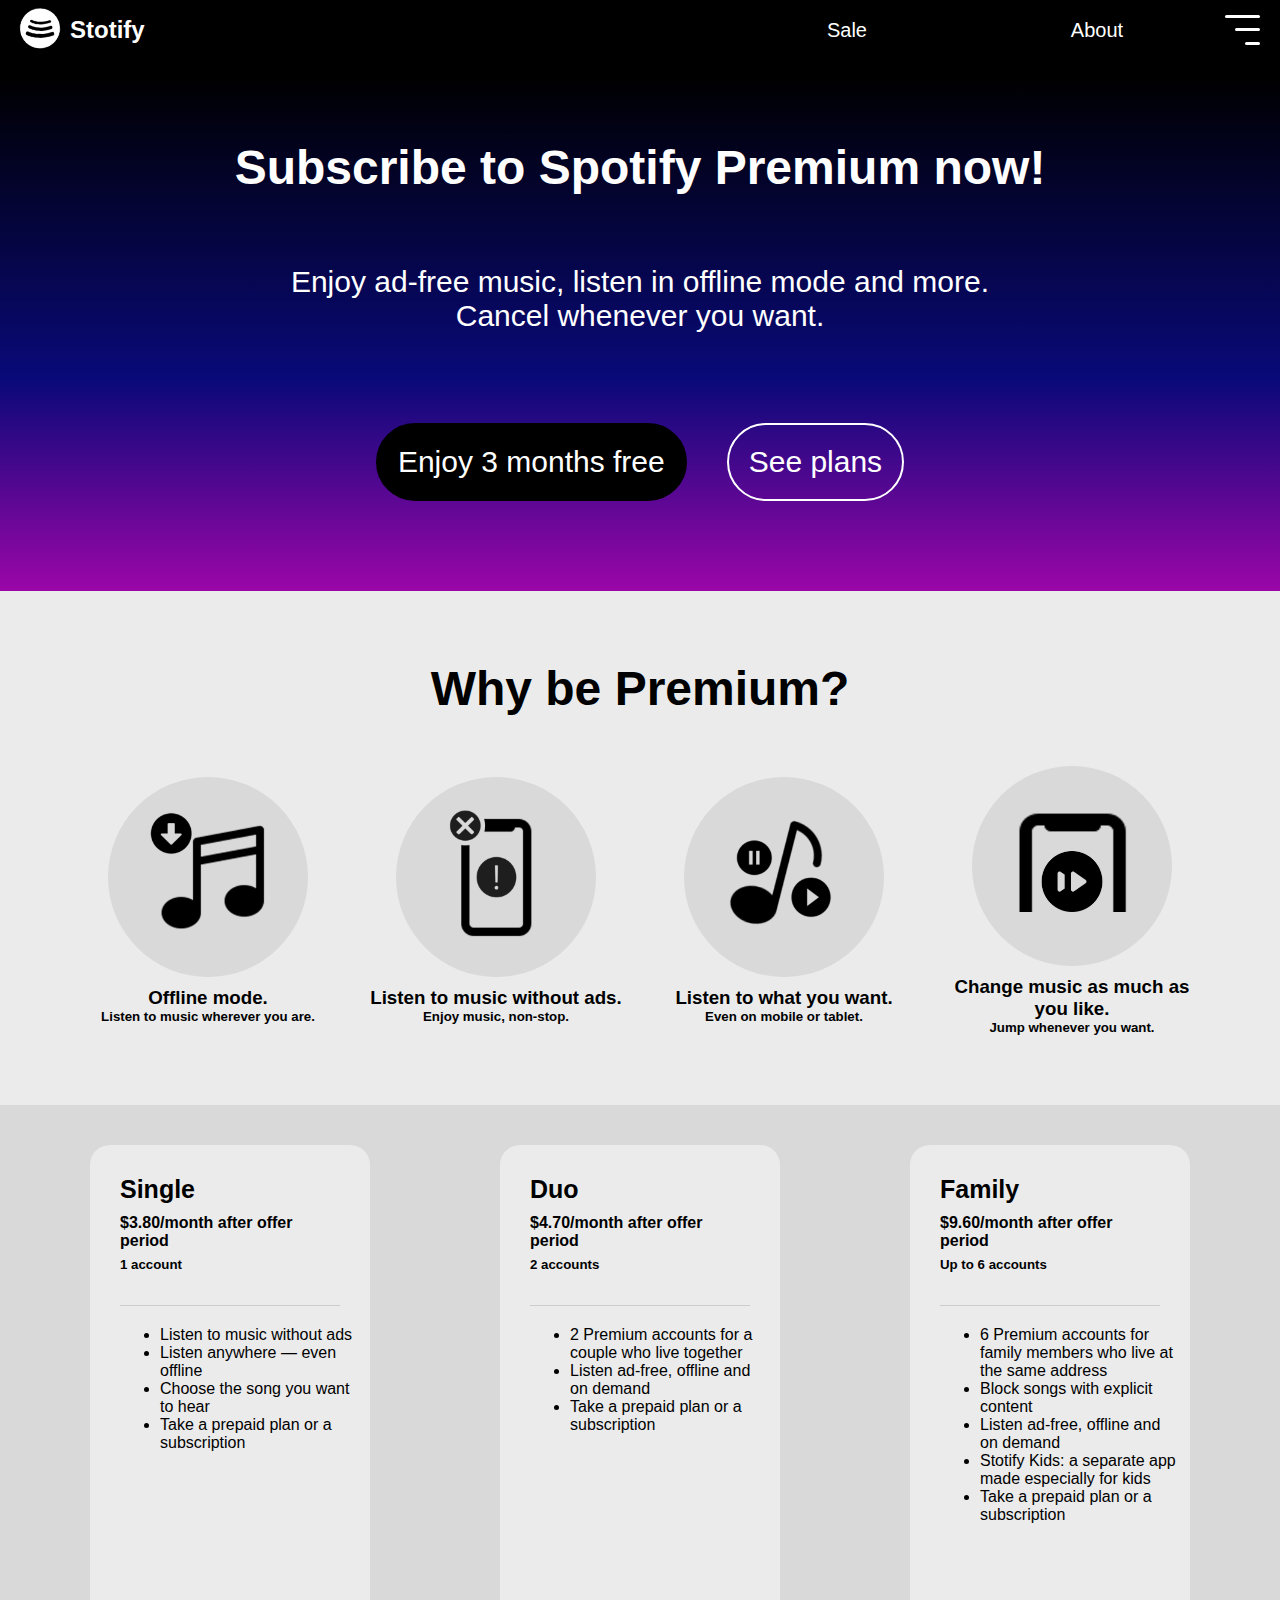
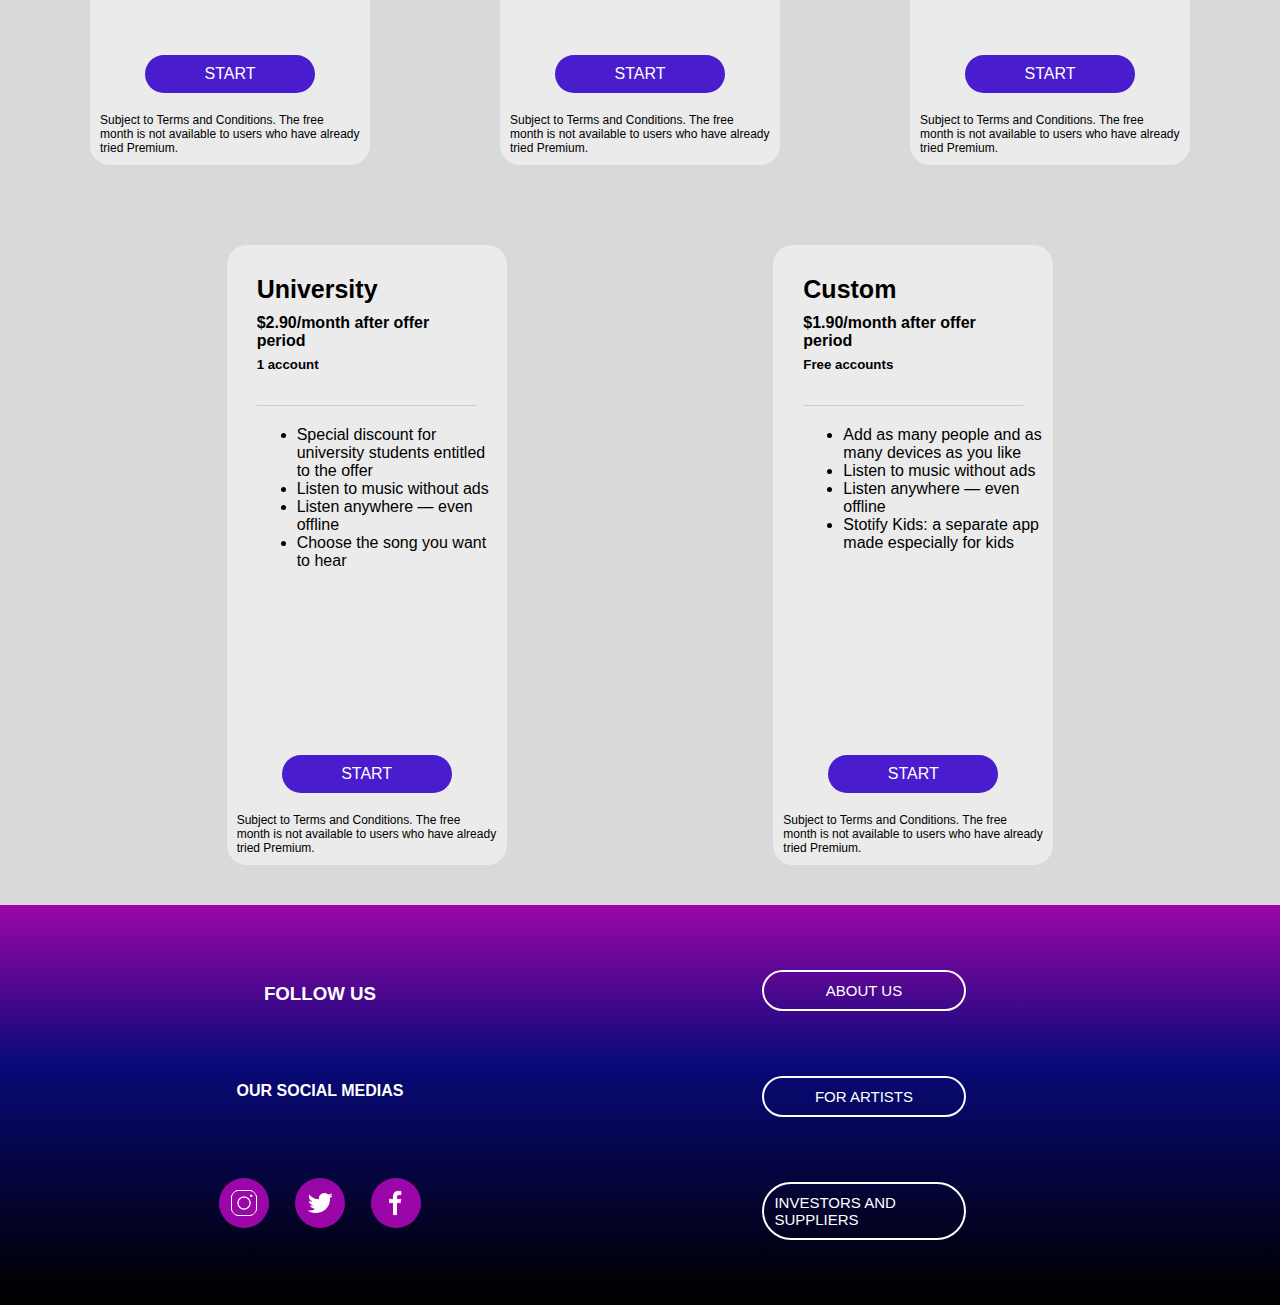
<file: HTML_SPOTIFY_responsivo/index.html>
<!DOCTYPE html>
<html lang="en">
<head>
    <meta charset="UTF-8">
    <meta http-equiv="X-UA-Compatible" content="IE=edge">
    <meta name="viewport" content="width=device-width, initial-scale=1.0">
    <title>Stotify</title>
    <link rel="stylesheet" href="style.css">
    <link rel="stylesheet" href="styleBarra.css">
</head>
<body>
    
    <div class ="barra">
        <div class="barraLogo">
            <a href="#start"><img src="images/spotifyb.png" alt=""></a>
            <h2 >Stotify</h2>
        </div>
        
        <div id="header">
            <ul>
                <li><a href="indexSale.html">Sale</a></li>
                <li><a href="indexAbout.html">About</a></li>
            </ul>
    
            <div id = "burger" >
                <div></div>
                <div></div>
                <div></div>   
            </div>

            
        </div>
        <div id = "menu-mobile">
            <div class = "barraLogo">
                <a href="index.html"></a>
                <img src="images/spotifyb.png" alt="">
                <h2>Stotify</h2>
            </div>
            <ul>
                <li><a href="indexSale.html">Sale</a></li>
                <li><a href="indexAbout.html">About</a></li>
            </ul>
        </div>
    </div>
    <div class ="container01"  id="start">
        <div class = "title">
            
            <h2>Subscribe to Spotify Premium now!</h2>
            <span>Enjoy ad-free music, listen in offline mode and more.
            Cancel whenever you want.</span>
    
            <div class = "links">
                <div class ="link01">
                    <a href="indexLogin.html">Enjoy 3 months free</a>
                </div>
    
                <div class = "link02">
                    <a href="#plans">See plans</a>
                </div>
            </div>
    
        </div>
    </div>
    <div class ="container02">
        <div class = "title2">
            <h2>Why be Premium?</h2>
        </div>
        <div class = "allballs">
            <div class = "minitext">
                <div class = "ball">
                    <div class = "img">
                        <img src="./images/logo11.png" alt="" srcset="">
                    </div>
                </div>
                <div class ="txt">
                    <h3>Offline mode.</h3>
                    <h5>Listen to music wherever you are.</h5>
                </div>
            </div>    

            <div class="minitext">
                <div class = "ball">
                    <div class = "img">
                        <img src="./images/logo22.png" alt="" srcset="">
                    </div>
                </div>
                <div class ="txt">
                    <h3>Listen to music without ads.</h3>
                    <h5>Enjoy music, non-stop.</h5>
                </div>
            </div>      

            <div class="minitext">
                <div class = "ball">
                    <div class = "img">
                        <img src="./images/logo33.png" alt="" srcset="">
                    </div>
                </div>
                <div class ="txt">
                    <h3>Listen to what you want.</h3>
                    <h5>Even on mobile or tablet.</h5>
                </div>
            </div>

            <div class="minitext">
                <div class = "ball">
                    <div class = "img">
                        <img src="./images/logo44.png" alt="" srcset="">
                    </div>
                </div>
        
                <div class ="txt">
                    <h3>Change music as much as you like.</h3>
                    <h5>Jump whenever you want.</h5>
                </div>
                
            </div>


        </div>
    </div>
    <div class = "container03" id="plans" >
        <div class = "allplans">
            <div class = "plans">
                <div class = tipo>
                    <div class = "categoria">
                        <h3>Single</h3>
                    </div>
                    <h4>$3.80/month after offer period</h4>
                    <h5>1 account</h5>
                </div>
            
                <ul>
                    <li>Listen to music without ads</li>
                    <li>Listen anywhere — even offline</li>
                    <li>Choose the song you want to hear</li>
                    <li>Take a prepaid plan or a subscription</li>
                </ul>
                <div class="rodape">
                    <div class = "start">
                        <a href="indexLogin.html">START</a>
                    </div>
                <div class = "infos">Subject to Terms and Conditions. The free month is not available to users who have already tried Premium.</div>
                </div>
            </div>
            <div class = "plans">
                <div class = tipo>
                    <h3>Duo</h3>
                    <h4>$4.70/month after offer period</h4>
                    <h5>2 accounts</h5>
                </div>
                <ul>
                    <li>2 Premium accounts for a couple who live together</li>
                    <li>Listen ad-free, offline and on demand</li>
                    <li>Take a prepaid plan or a subscription</li>
                </ul>
                <div class="rodape">
                    <div class = "start">
                        <a href="indexLogin.html">START</a>
                    </div>
                <div class = "infos">Subject to Terms and Conditions. The free month is not available to users who have already tried Premium.</div>
                </div>
            </div>
            <div class = "plans">
                <div class = tipo>
                    <h3>Family</h3>
                    <h4>$9.60/month after offer period</h4>
                    <h5>Up to 6 accounts</h5>
                </div>
            
                <ul>
                    <li>6 Premium accounts for family members who live at the same address</li>
                    <li>Block songs with explicit content</li>
                    <li>Listen ad-free, offline and on demand</li>
                    <li>Stotify Kids: a separate app made especially for kids</li>
                    <li>Take a prepaid plan or a subscription</li>
                </ul>
                <div class="rodape">
                <div class = "start">
                    <a href="indexLogin.html">START</a>
                </div>
                <div class = "infos">Subject to Terms and Conditions. The free month is not available to users who have already tried Premium.</div>
                </div>
            </div>
            <div class = "plans">
                <div class = tipo>
                    <h3>University</h3>
                    <h4>$2.90/month after offer period</h4>
                    <h5>1 account</h5>
                </div>
            
                <ul>
                    <li>Special discount for university students entitled to the offer</li>
                    <li>Listen to music without ads</li>
                    <li>Listen anywhere — even offline</li>
                    <li>Choose the song you want to hear</li>
                </ul>
                <div class="rodape">
                    <div class = "start">
                        <a href="indexLogin.html">START</a>
                    </div>
                    <div class = "infos">Subject to Terms and Conditions. The free month is not available to users who have already tried Premium.</div>
                </div>
            
            </div>
            <div class = "plans">
                <div class = tipo>
                    <h3>Custom</h3>
                    <h4>$1.90/month after offer period</h4>
                    <h5>Free accounts</h5>
                </div>
            
                <ul>
                    <li>Add as many people and as many devices as you like</li>
                    <li>Listen to music without ads</li>
                    <li>Listen anywhere — even offline</li>
                    <li>Stotify Kids: a separate app made especially for kids</li>
                </ul>
                <div class="rodape">
                    <div class = "start">
                        <a href="indexCustom.html">START</a>
                    </div>
                    <div class = "infos">Subject to Terms and Conditions. The free month is not available to users who have already tried Premium.</div>
                </div>
            
            </div>
        </div>
    </div>
    <div class = "container04">
        <div class = "infosEnd">
            <div class="container07">
                <h3>FOLLOW US</h3>
                <h4>OUR SOCIAL MEDIAS</h4>
                <div class ="link04">
                    <div class="insta"><a href="http://www.instagram.com/spotify/"><img src="images/icon-instagram.png" alt=""></a></div>
                    <div class="twitter"><a href="https://twitter.com/Spotify"><img src="images/icon-twitter.png" alt=""></a></div>
                    <div class="facebook"><a href="https://www.facebook.com/SpotifyBrasil/?brand_redir=6243987495"><img src="images/icon-facebook.png" alt=""></a></div>
                    </div>
            </div>
            <div class="container05">
                <div class ="link03">
                    <a href="indexAbout.html">ABOUT US</a>
                </div>
                <div class ="link03">
                    <a href="http://">FOR ARTISTS</a>
                </div>
                <div class ="link03">
                    <a href="http://">INVESTORS AND SUPPLIERS</a>
                </div>
            </div>            
            <div class = >
                <div class = "container08"><img src="images/maos.png" alt=""></div>
            </div>
        </div>
        
        
    </div>

    <script src="jsIndex.js"></script>
    <script src="jsScroll.js"></script>
</body>
</html>
</file>
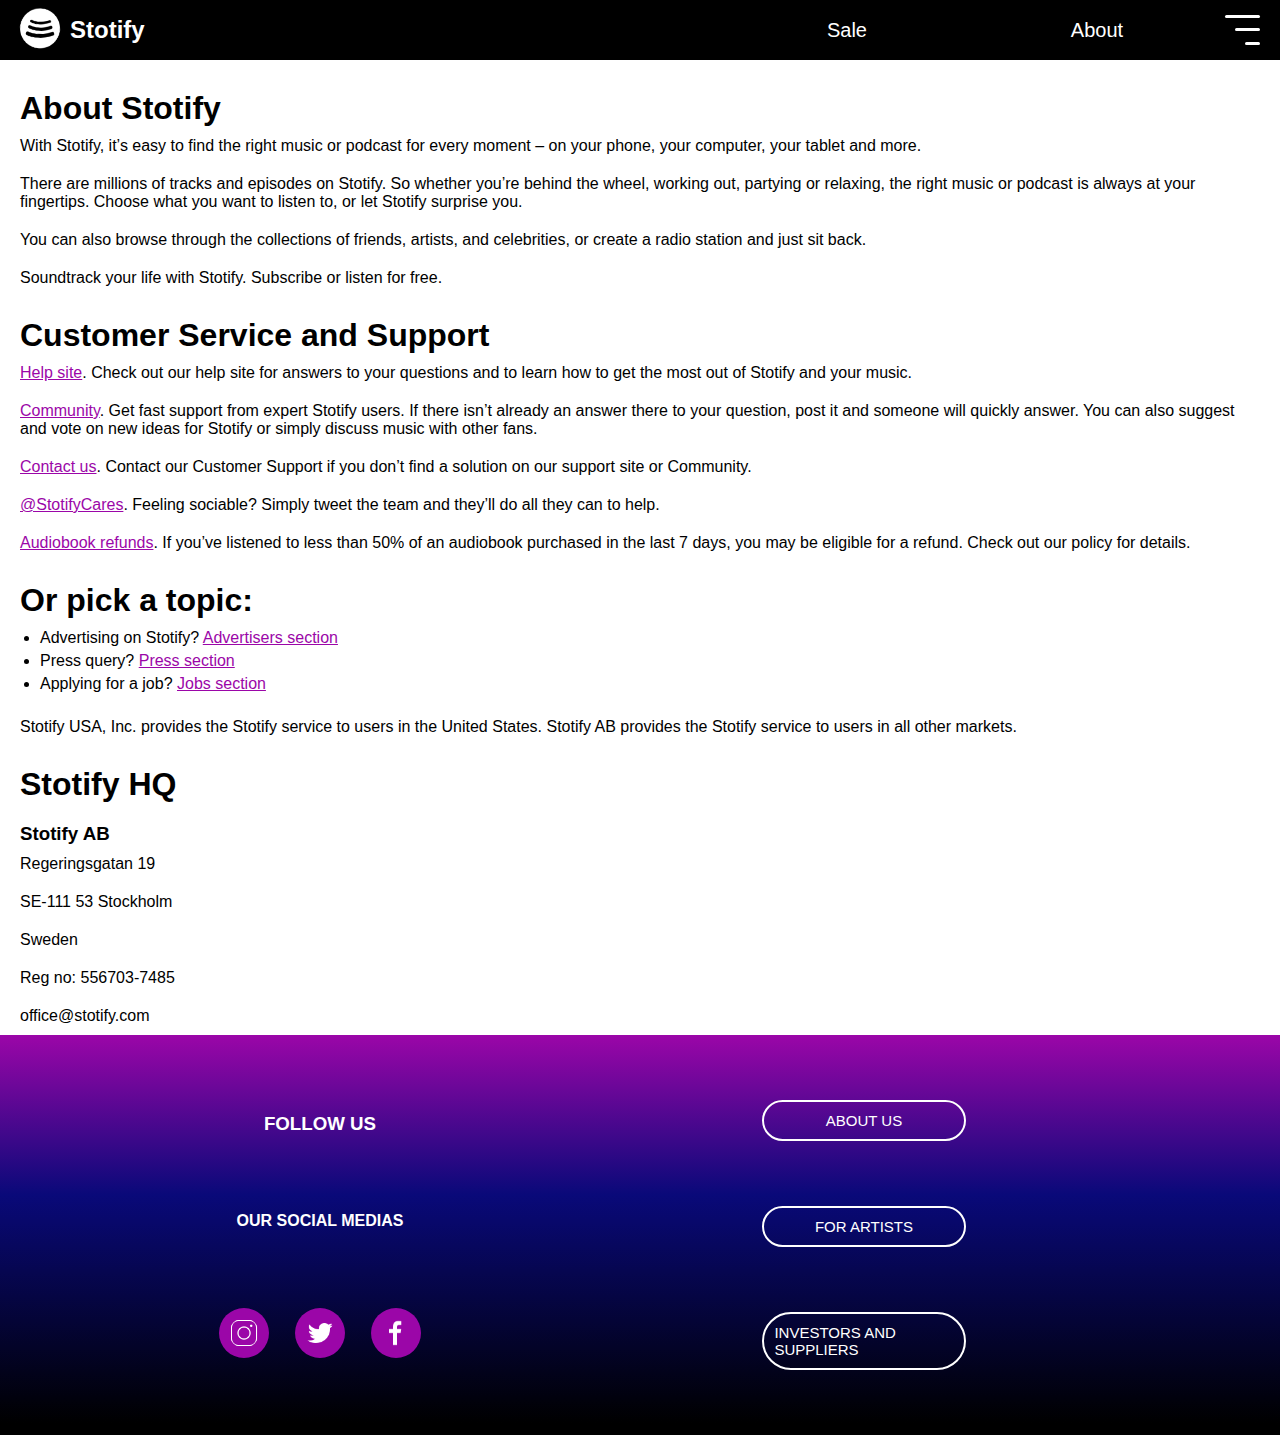
<file: HTML_SPOTIFY_responsivo/indexAbout.html>
<!DOCTYPE html>
<html lang="en">
<head>
    <meta charset="UTF-8">
    <meta http-equiv="X-UA-Compatible" content="IE=edge">
    <meta name="viewport" content="width=device-width, initial-scale=1.0">
    <title>Stotify About</title>
    <link rel="stylesheet" href="styleAbout.css">
    <link rel="stylesheet" href="styleBarra.css">
</head>
<body>
    <div class ="barra">
        <div class="barraLogo">
            <a href="index.html"><img src="images/spotifyb.png" alt=""></a>
            <h2 >Stotify</h2>
        </div>
        
        <div id="header">
            <ul>
                <li><a href="indexSale.html">Sale</a></li>
                <li><a href="indexAbout.html">About</a></li>
            </ul>
    
            <div id = "burger" >
                <div></div>
                <div></div>
                <div></div>   
            </div>

            
        </div>
        <div id = "menu-mobile">
            <div class = "barraLogo">
                <a href="index.html"></a>
                <img src="images/spotifyb.png" alt="">
                <h2>Stotify</h2>
            </div>
            <ul>
                <li><a href="indexSale.html">Sale</a></li>
                <li><a href="indexAbout.html">About</a></li>
            </ul>
        </div>
    </div>
    <div class="container01">
        <h1>About Stotify</h1>
        <div class="infos">
            <p>With Stotify, it’s easy to find the right music or podcast for every moment – on your phone, your computer, your tablet and more.</p>
            <p>There are millions of tracks and episodes on Stotify. So whether you’re behind the wheel, working out, partying or relaxing, the right music or podcast is always at your fingertips. Choose what you want to listen to, or let Stotify surprise you.</p>
            <p>You can also browse through the collections of friends, artists, and celebrities, or create a radio station and just sit back.</p>
            <p>Soundtrack your life with Stotify. Subscribe or listen for free.</p>           
        </div>
        <h1>Customer Service and Support</h1>
        <div class="infos">
            <p><a href="">Help site</a>. Check out our help site for answers to your questions and to learn how to get the most out of Stotify and your music.</p>
            <p><a href="">Community</a>. Get fast support from expert Stotify users. If there isn’t already an answer there to your question, post it and someone will quickly answer. You can also suggest and vote on new ideas for Stotify or simply discuss music with other fans.</p>
            <p><a href="">Contact us</a>. Contact our Customer Support if you don’t find a solution on our support site or Community.</p>
            <p><a href="">@StotifyCares</a>. Feeling sociable? Simply tweet the team and they’ll do all they can to help.</p>
            <p><a href="">Audiobook refunds</a>. If you’ve listened to less than 50% of an audiobook purchased in the last 7 days, you may be eligible for a refund. Check out our policy for details.</p>
        </div>
        <h1>Or pick a topic:</h1>
        <ul>
            <li>Advertising on Stotify? <a href="">Advertisers section</a></li>
            <li>Press query? <a href="">Press section</a></li>
            <li>Applying for a job? <a href="">Jobs section</a></li>
        </ul>
        <p>Stotify USA, Inc. provides the Stotify service to users in the United States. Stotify AB provides the Stotify service to users in all other markets.</p>
        <h1>Stotify HQ</h1>
        <h3>Stotify AB</h3>
        <p>Regeringsgatan 19</p>
        <p>SE-111 53 Stockholm</p>
        <p>Sweden</p>
        <p>Reg no: 556703-7485</p>
        <p>office@stotify.com</p>
    </div>
    <div class = "container04">
        <div class = "infosEnd">
            <div class="container07">
                <h3>FOLLOW US</h3>
                <h4>OUR SOCIAL MEDIAS</h4>
                <div class ="link04">
                    <div class="insta"><a href="http://www.instagram.com/spotify/"><img src="images/icon-instagram.png" alt=""></a></div>
                    <div class="twitter"><a href="https://twitter.com/Spotify"><img src="images/icon-twitter.png" alt=""></a></div>
                    <div class="facebook"><a href="https://www.facebook.com/SpotifyBrasil/?brand_redir=6243987495"><img src="images/icon-facebook.png" alt=""></a></div>
                    </div>
            </div>
            <div class="container05">
                <div class ="link03">
                    <a href="indexAbout.html">ABOUT US</a>
                </div>
                <div class ="link03">
                    <a href="http://">FOR ARTISTS</a>
                </div>
                <div class ="link03">
                    <a href="http://">INVESTORS AND SUPPLIERS</a>
                </div>
            </div>            
            <div class = >
                <div class = "container08"><img src="images/maos.png" alt=""></div>
            </div>
        </div>
        
        
    </div>
    <script src="jsIndex.js"></script>
</body>
</html>
</file>
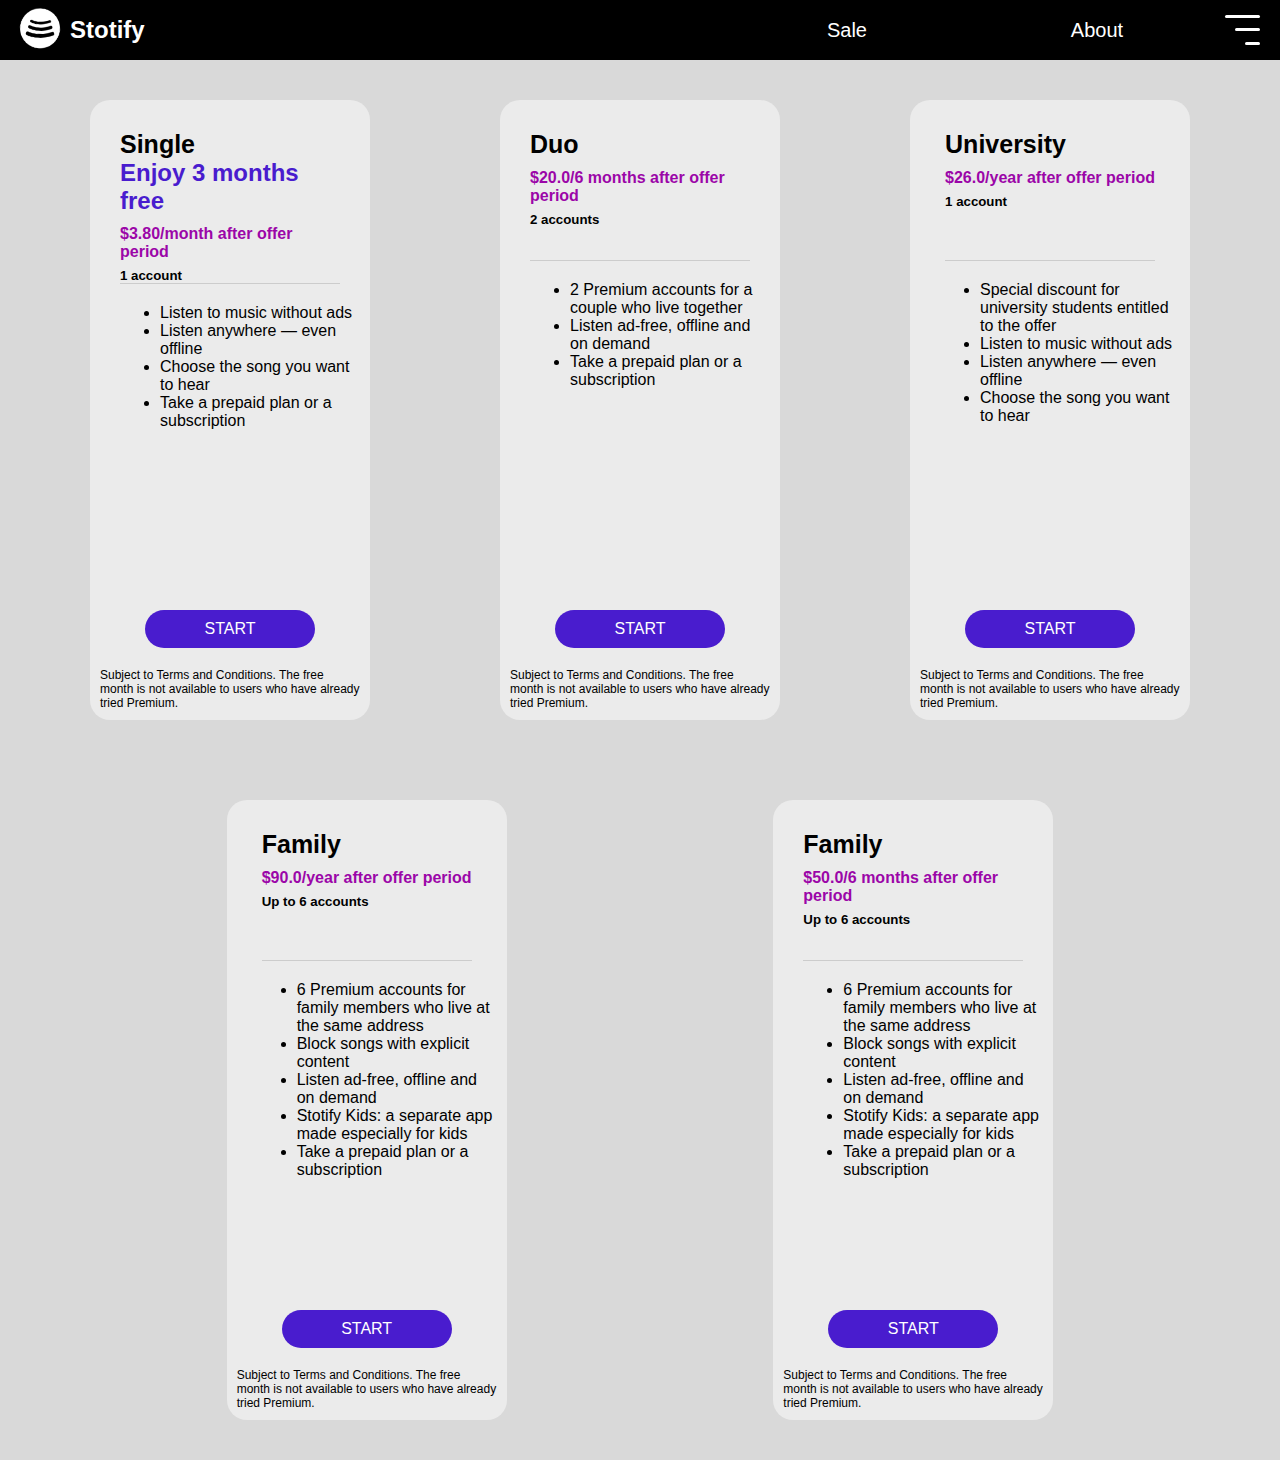
<file: HTML_SPOTIFY_responsivo/indexSale.html>
<!DOCTYPE html>
<html lang="en">
<head>
    <meta charset="UTF-8">
    <meta http-equiv="X-UA-Compatible" content="IE=edge">
    <meta name="viewport" content="width=device-width, initial-scale=1.0">
    <title>>Stotify Sale</title>
    <link rel="stylesheet" href="styleSale.css">
    <link rel="stylesheet" href="styleBarra.css">
</head>
<body>
    <div class ="barra">
        <div class="barraLogo">
            <a href="index.html"><img src="images/spotifyb.png" alt=""></a>
            <h2 >Stotify</h2>
        </div>
        
        <div id="header">
            <ul>
                <li><a href="indexSale.html">Sale</a></li>
                <li><a href="indexAbout.html">About</a></li>
            </ul>
    
            <div id = "burger" >
                <div></div>
                <div></div>
                <div></div>   
            </div>

            
        </div>
        <div id = "menu-mobile">
            <div class = "barraLogo">
                <a href="index.html"></a>
                <img src="images/spotifyb.png" alt="">
                <h2>Stotify</h2>
            </div>
            <ul>
                <li><a href="indexSale.html">Sale</a></li>
                <li><a href="indexAbout.html">About</a></li>
            </ul>
        </div>
    </div>
    <div class = "container03" id="plans" >
        <div class = "allplans">
            <div class = "plans">
                <div class = tipo>
                    <div class = "categoria">
                        <h3>Single</h3><h2>Enjoy 3 months free</h2>
                    </div>
                    <h4>$3.80/month after offer period</h4>
                    <h5>1 account</h5>
                </div>
            
                <ul>
                    <li>Listen to music without ads</li>
                    <li>Listen anywhere — even offline</li>
                    <li>Choose the song you want to hear</li>
                    <li>Take a prepaid plan or a subscription</li>
                </ul>
                <div class="rodape">
                    <div class = "start">
                        <a href="indexLogin.html">START</a>
                    </div>
                <div class = "infos">Subject to Terms and Conditions. The free month is not available to users who have already tried Premium.</div>
                </div>
            </div>
            <div class = "plans">
                <div class = tipo>
                    <h3>Duo</h3>
                    <h4>$20.0/6 months after offer period</h4>
                    <h5>2 accounts</h5>
                </div>
                <ul>
                    <li>2 Premium accounts for a couple who live together</li>
                    <li>Listen ad-free, offline and on demand</li>
                    <li>Take a prepaid plan or a subscription</li>
                </ul>
                <div class="rodape">
                    <div class = "start">
                        <a href="indexLogin.html">START</a>
                    </div>
                <div class = "infos">Subject to Terms and Conditions. The free month is not available to users who have already tried Premium.</div>
                </div>
            </div>
            <div class = "plans">
                <div class = tipo>
                    <h3>University</h3>
                    <h4>$26.0/year after offer period</h4>
                    <h5>1 account</h5>
                </div>
            
                <ul>
                    <li>Special discount for university students entitled to the offer</li>
                    <li>Listen to music without ads</li>
                    <li>Listen anywhere — even offline</li>
                    <li>Choose the song you want to hear</li>
                </ul>
                <div class="rodape">
                    <div class = "start">
                        <a href="indexLogin.html">START</a>
                    </div>
                    <div class = "infos">Subject to Terms and Conditions. The free month is not available to users who have already tried Premium.</div>
                </div>
            
            </div>
            <div class = "plans">
                <div class = tipo>
                    <h3>Family</h3>
                    <h4>$90.0/year after offer period</h4>
                    <h5>Up to 6 accounts</h5>
                </div>
            
                <ul>
                    <li>6 Premium accounts for family members who live at the same address</li>
                    <li>Block songs with explicit content</li>
                    <li>Listen ad-free, offline and on demand</li>
                    <li>Stotify Kids: a separate app made especially for kids</li>
                    <li>Take a prepaid plan or a subscription</li>
                </ul>
                <div class="rodape">
                <div class = "start">
                    <a href="indexLogin.html">START</a>
                </div>
                <div class = "infos">Subject to Terms and Conditions. The free month is not available to users who have already tried Premium.</div>
                </div>
            </div>
            <div class = "plans">
                <div class = tipo>
                    <h3>Family</h3>
                    <h4>$50.0/6 months after offer period</h4>
                    <h5>Up to 6 accounts</h5>
                </div>
            
                <ul>
                    <li>6 Premium accounts for family members who live at the same address</li>
                    <li>Block songs with explicit content</li>
                    <li>Listen ad-free, offline and on demand</li>
                    <li>Stotify Kids: a separate app made especially for kids</li>
                    <li>Take a prepaid plan or a subscription</li>
                </ul>
                <div class="rodape">
                <div class = "start">
                    <a href="indexLogin.html">START</a>
                </div>
                <div class = "infos">Subject to Terms and Conditions. The free month is not available to users who have already tried Premium.</div>
                </div>
            </div>
        </div>
    </div>
    <script src="jsIndex.js"></script>
</body>
</html>
</file>
<file: HTML_SPOTIFY_responsivo/style.css>
*{
    margin: 0;
    padding: 0;
    font-family: Arial;
}

@media screen and (min-width:501px) {

    .container01{
        margin-top: 60px;
        min-height: 300px;
        display: flex;
        background: linear-gradient(180deg, #000 3%,  rgba(9,9,121,1) 60%, rgba(155,6,168,1) 100%);  
        justify-content: space-between;
        padding: 70px;
        flex-direction: column;
    }
    .title{
        color: white;
        font-size: xx-large;
        text-align: center;
        display: flex;
        flex-direction: column;
        padding-top: 10px;
        width: 100%;
        align-items: center;
    }
    .title span{
        font-size: 30px;
        padding: 60px;
        width: 700px;
        margin: 10px;
    }
    .links{
        display: flex;
        justify-content: space-between;
    }
    .link01{
        font-size: 30px;
        border: solid 2px #000;
        background-color: #000;
        border-radius: 1000px;
        padding: 20px;
        width: auto;
        margin: 20px;
    }
    .link01 a{
        color: #FFF;
        text-decoration: none;
    }
    .link02{
        font-size: 30px;
        border: solid 2px #FFF;
        border-radius: 1000px;
        padding: 20px;
        width: auto;
        margin: 20px;
    }
    .link02 a{
        color: #FFF;
        text-decoration: none;
    }
    .container02{
        background-color: #ebebeb;
        min-height: 500px;

    }
    .title2{
        color: #000;
        font-size: xx-large;
        text-align: center;
        display: flex;
        flex-direction: column;
        padding-top: 70px;
    }
    .allballs{
        padding: 50px;
        align-items: center;
        justify-items: center;
        display: flex;
        justify-content: space-evenly;
        flex-wrap: wrap;
    }
    .ball{
        background-color: #D9D9D9;
        border-radius: 100%;
        width: 200px;
        height: 200px;
        display: flex;
        align-items: center;
        justify-content: center;
    }
    .img{
        display: flex;
        align-items: center;
        padding-bottom: 10px;
    }
    .img img{
        width: 120px;
    }
    .minitext{
        display: flex;
        text-align: center;
        width: 260px;
        flex-direction: column;
        align-items: center;
    }
    .txt{
        padding-top: 10px;
        padding-bottom: 20px;
    }
    .container03{
        background-color: #D9D9D9;
        min-height: 700px;
        
    }
    .plans{
        margin: 40px;
        background-color: #ebebeb;
        border-radius: 20px;
        height: 600px;
        width: 260px;
        padding: 10px;
        display: flex;
        flex-direction: column;
        align-items: center;
        justify-content: space-between;
    }
    .allplans{
        display: flex;
        justify-content: space-evenly;
        flex-wrap: wrap;
    }
    .tipo{
        margin: 20px;
        min-height: 130px;
        border-bottom: 1px solid rgb(204, 204, 204);;
    }
    .tipo h3{
        color: #000;
        font-size: 25px;
    }
    .tipo h4{
        padding-top: 10px;
    }
    .tipo h5{
        padding-top: 7px;
    }
    
    .plans ul{
        padding-left: 60px;
        flex: 1;
    }
    .start{
        color: #FFF;
        background-color: rgba(73,28,206,1);
        text-align: center;
        border-radius: 50px;
        width: 150px;
        padding: 10px;
        margin-bottom: 20px;
    }
    .start a{
        color: #fff;
        text-decoration: none;
    }
    .infos{
        font-size: 12px;
    }
    .rodape{
        display: flex;
        justify-content: center;
        flex-direction: column;
        align-items: center;
    }
    .container04{
        background: linear-gradient(180deg,rgba(155,6,168,1) 0%,  rgba(9,9,121,1) 40%,#000 97%);  
        display: flex; 
        justify-content: space-between;
        height: 400px;
        background-repeat: no-repeat;
        background-size: cover;
    }
    .infosEnd{
        display: flex; 
        justify-content: space-evenly;   
        width: 100%;
    }
    .container05{
        /* background-color: aqua; */
        width: 35%;
        color: #fff;
        display: flex;
        flex-direction: column;
        justify-content: space-evenly;
        align-items: center;
    }
    .container07{
        color: #fff;
        display: flex;
        flex-direction: column;
        justify-content: space-evenly;
        align-items: center;
        width: 35%;   
        rotate: 25px;     

    }

    .container07 h3 h4{
        color: #fff;
        min-width: 40%;
    }
    .container08{
        display: none;
    }
    .link03{
        width: 40%;
        font-size: 15px;
        border: solid 2px #FFF;
        border-radius: 100px;
        padding: 10px;  
        display: flex;
        justify-content: center; 
    }
    .link03 a{
        color: #FFF;
        text-decoration: none;
    }
    .link04{
        display: flex;
        justify-content: space-between;
        align-items: center;
        justify-items: center;
        min-width: 45%;
    } 
    .link04 img{
        width: 30px;
        height: 30px;
        background-color: rgb(155,6,168);   
        padding: 10px;     
        border-radius: 100px;
        align-items: center;
        display: flex;
        justify-content: space-evenly;
    }

}
@media screen and (min-width:1440px) {
    .container01{
        flex-direction: row;
    }
}
@media screen and (max-width:500px) {
    

    .container01{
        margin-top: 50px;
        min-height: 250px;
        width: 100%;
        display: flex;
        flex-wrap: wrap;
        background: rgb(155,6,168);
        background: linear-gradient(180deg, #000 0%, rgba(9,9,121,1) 70%, rgba(155,6,168,1) 100%);
    }
    .title{
        color: white;
        font-size: small;
        text-align: center;
        display: flex;
        flex-direction: column;
        padding-top: 10px;
        width: 100%;
        justify-content: center;
    }
    .title span{
        font-size: 15px;
        padding: 30px;
        padding: 10px;
        margin: 10px;
    }
    .links{
        display: flex;
        justify-content: space-around;
    }
    .link01{
        font-size: 15px;
        border: 1px solid rgb(0, 0, 0);
        background-color: rgb(0, 0, 0);
        border-radius: 100px;
        padding: 10px;
        width: auto;
        margin: 10px;
    }
    .link01 a{
        color: #FFF;
        text-decoration: none;
    }
    .link02{
        font-size: 15px;
        border: solid 1px #fff;
        border-radius: 100px;     
        padding: 10px;
        width: auto;
        margin: 10px;
    }
    .link02 a{
        color: #FFF;
        text-decoration: none;
    }
    .container02{
        width: 100%;
    }
    .title2{
        color: #000;
        font-size: medium;
        text-align: center;
        display: flex;
        flex-direction: column;
        padding-top: 70px;
    }
    .ball{
        background-color: #D9D9D9;
        border-radius: 100%;
        width: 100px;
        height: 100px;
        display: flex;
        align-items: center;
        justify-content: space-evenly;
        
    }
    .img img{
        width: 60px;
    }
    .txt{
        text-align: center;
        width: 100%;
        width: 100%;
        margin: auto;
    }
    .container03{
        background-color: #D9D9D9;
        padding: 20px 0;
        justify-content: space-between;
        
    }
    .plans{
        margin: 50px;
        background-color: #ebebeb;
        border-radius: 20px;
        height: 50%;
        padding: 10px;
        display: flex;
        flex-direction: column;
        align-items: center;
        
    }
    .tipo{
        margin: 20px;
        min-height: 10px;
        border-bottom: 1px solid rgb(204, 204, 204);;
    }
    .tipo h3{
        color: #000;
        font-size: 15px;
    }
    .tipo h2{
        color: #fff;

        padding: 3px;
        padding-left: 5px;
        padding-right: 5px;
        border-radius: 5px;
        background-color: rgba(73,28,206,1);
        font-size: 11px;
        width: max-content;
        margin-left: 10px;
    
    }
    .categoria{
        display: flex;
        align-items: center;
        justify-content: flex-start;
    }
    .tipo h4{
        padding-top: 10px;
        font-size: 15px;

    }
    .tipo h5{
        padding-top: 7px;
        font-size: 10px;
    }
    .plans ul{
        padding-left: 20px;
        flex: 1;
        font-size: 15px;
        margin-bottom: 20px;
        /* padding-top: 60px; */
    }
    .plans ul li{
        line-height: 22px;
    }
    .start{
        color: #FFF;
        background-color: rgba(73,28,206,1);
        text-align: center;
        border-radius: 50px;
        width:90%;
        padding: 10px;
    }
    .start a{
        color: #fff;
        text-decoration: none;
    }
    .infos{
        font-size: 8px;
        padding-top: 10px;
        text-align: center;width: 70%;
    }
    .rodape{
        display: flex;
        justify-content: center;
        flex-direction: column;
        align-items: center;
    }
    .minitext{
        display: flex;
        flex-wrap: nowrap;
        flex-direction: column;
        align-items: center;
        padding: 20px 0;
        }
    .container04{
        background: rgb(155,6,168);
        background: linear-gradient(0deg, rgba(153,30,59,1) 30%, rgba(79,37,204,1) 51%, rgba(15,0,92,1) 100%);
        display: flex;
        flex-direction: column;
        height: auto;
        justify-content: space-between;
    }
    .container05{
        color:#FFF;
        text-align: center;
        width: 100%;
       
    }
    .container07{
        color:#FFF;
        text-align: center;
        padding-top: 20px;
        width: 80%;
    }
    .link03{
        font-size: 12px;
        border: solid 1px #FFF;
        border-radius: 1000px;
        padding: 8px;
        width: 90%;
        margin: 10px;
    }
    .link03 a{
        color: #FFF;
        text-decoration: none;
    }
    .link04{
        padding: 20px;
        display: flex;
        justify-content: space-between;
        align-items: center;
        justify-items: center;
    } 
    .link04 img{
        width: 30px;
        height: 30px;
        background-color: rgb(168,6,72,1);   
        padding: 10px;     
        border-radius: 100px;
        align-items: center;
        display: flex;
        justify-content: space-evenly;
    }        
    
    .infosEnd{
        justify-content: space-evenly;
        flex-direction: column;
        display: flex;
        align-items: center;
        
    }
    .container08{
        display: flex;
    }
    .container08 img{
        width: 100%;
        height: 40%;
        -webkit-mask-image: linear-gradient(to bottom, transparent 0%, rgb(0, 0, 0) 100%);
        justify-content: flex-end; 
    }
}
</file>
<file: HTML_SPOTIFY_responsivo/styleBarra.css>
*{
    margin: 0;
    padding: 0;
    font-family: Arial;
}

@media screen and (min-width:501px){
    .barra {
        color: #fff;
        background-color: #000;
        display: flex;
        height: 60px;
        position: fixed;
        top: 0;
        width: 100%;
        align-content: stretch;
        align-items: center;
        justify-content: space-evenly;
    }
    .barra img{
        height: 40px;
        width: 40px;
        padding-left: 10px;
        transform: rotate(175deg);
    }
    .barraLogo{ 
        padding-left:20px;
        display: flex;
        justify-content: center;
        align-content: stretch;
        align-items: center;
    }
    #header{
        justify-content: flex-end;
        display: flex;
        height: 100%;
        width: 90%;
    }
    #header a:hover{
        color: rgb(208, 5, 227);
    }
    #burger{
        padding-right: 20px;
        height: 40px;
        display: flex;
        flex-direction: column;
        justify-content: space-around;
        align-self: center;
        align-items: flex-end;
        cursor: pointer;
        z-index: 999;
    }
    #burger > div{
        width: 35px;
        height: 3px;
        background-color: #fff;
        border-radius: 5px;
        transition: all linear .3s;
    }
    #burger > div:nth-child(2){
        width: 25px;
    }
    #burger > div:nth-child(3){
        width: 15px;
    }
    :hover#burger > div{
        width: 37px;
        height: 3px;
        background-color: #fff;
    }
    #burger.active > div:nth-child(2){
        opacity: 0;
    }
    #burger.active > div:nth-child(1){
        transform: rotate(45deg) translateY(18px);
        width: 35px;
        height: 5px;
    }
    #burger.active > div:nth-child(3){
        transform: rotate(-45deg) translateY(-18px);
        width: 35px;
        height: 5px;
    }
    #menu-mobile ul, #header ul{
        display: flex;
        align-items: center;
        list-style: none;
        justify-content: space-around;
        min-width: 500px;
    }
    #menu-mobile ul li a,#header ul li a{
        text-decoration: none;
        color: #fff;
        font-size: 20px;
    }
    #menu-mobile{
        top: 0;
        left: 0;
        position: absolute;
        background-color: rgb(6, 6, 57);
        width: 100%;
        height: 200vw;
        transform: translateX(-120%);
        transition: all linear .3s;
    }
    #menu-mobile.active{
        transform: translateY(0);
    }
    #menu-mobile ul{
        margin-top: 150px;
        display: flex;
        flex-direction: column;
        align-items: flex-start;
        margin: 50px;
        height: 50%;
        max-height: 350px;
    }
    #menu-mobile ul li{
        background-color: rgba(9,9,121,1);
        padding: 1.5%;
        border-bottom: 1px solid #fff;
        width: 90%;
    }
    #menu-mobile .barraLogo{ 
        padding-top: 10px;
        padding-left: 20px;
        display: flex;
        justify-content: flex-start;
        align-items: center;
        color: #FFF;
        
    }
}

@media screen and (max-width:500px){
    .barra {
        color: #FFF;
        background-color: #000;
        display: flex;
        height: 60px;
        position: fixed;
        top: 0;
        width: 100%;
        justify-content: center;
        align-content: stretch;
        align-items: center;
    }
    .barra img{
        height: 30px;
        width: 30px;
        padding-left: 10px;
        transform: rotate(175deg);
    }
    .barra h2{
        color: #FFF;
    }
    .barraLogo{ 
        padding-left: 20px;
        display: flex;
    }

    #header{
        justify-content: space-between;
        display: flex;
        height: 100%;
        width: 90%;
    }
    #header ul li a{
        display: none;
    }
    #burger{
        padding-right: 20px;
        width: 100px;
        height: 40px;
        display: flex;
        flex-direction: column;
        justify-content: space-around;
        align-self: center;
        align-items: flex-end;
        cursor: pointer;
        z-index: 999;
    }
    #burger > div{
        width: 35px;
        height: 3px;
        background-color: #fff;
        border-radius: 5px;
        transition: all linear .3s;
    }
    #burger > div:nth-child(2){
        width: 25px;
    }
    #burger > div:nth-child(3){
        width: 15px;
    }
    :hover#burger > div{
        width: 37px;
        height: 3px;
        background-color: #fff;
    }
    #burger.active > div:nth-child(2){
        opacity: 0;
    }
    #burger.active > div:nth-child(1){
        transform: rotate(45deg) translateY(18px);
        width: 35px;
        height: 5px;
    }
    #burger.active > div:nth-child(3){
        transform: rotate(-45deg) translateY(-18px);
        width: 35px;
        height: 5px;
    }
  
    #menu-mobile{
        top: 0;
        left: 0;
        position: absolute;
        background: linear-gradient(to bottom,  #000 0%, rgba(9,9,121,1)  50%, transparent 100%);
        width: 100vw;
        height: 200vw;
        transform: translateX(-100%);
        transition: all linear .3s;
    }
    #menu-mobile.active{
        transform: translateY(0);
    }
    #menu-mobile ul{
        display: flex;
        flex-direction: column;
        align-items: flex-start;
        margin: 50px;
        height: 30%;
        max-height: 500px;
    }
    #menu-mobile ul, #header ul{
        display: flex;
        align-items: center;
        list-style: none;
        justify-content: space-around;
        max-width: 500px;
    }
    #menu-mobile ul li{
        background-color: rgba(9,9,121,1);
        padding: 1.5%;
        border-bottom: 1px solid #fff;
        width: 100%;
    }
    #menu-mobile ul li a{
        text-decoration: none;
        color: #fff;
        font-size: 15px;
    }
    #menu-mobile .barraLogo{ 
        padding-top: 15px;
        display: flex;
        color: #FFF;
        justify-content: flex-start;
        align-items: center;
    }
}
</file>
<file: HTML_SPOTIFY_responsivo/styleAbout.css>
*{
    margin: 0;
    padding: 0;
    font-family: Arial;
}
.container01 p{
    padding: 10px 10px 10px 0px;
}
.container01 h1{
    padding: 20px 10px 0px 0px;
}
.container01 ul {
    padding: 10px 0px 10px 20px;
}
.container01 ul li{
    padding: 0px 0px 5px 0px;
}
.container01 h3{
    padding: 20px 10px 0px 0px;
}
.container01 a{
    color: rgb(155,6,168);
}
@media screen and (min-width:501px){
    
    .container01{
        padding: 70px 20px 0px 20px;
    }
    .container04{
        background: linear-gradient(180deg,rgba(155,6,168,1) 0%,  rgba(9,9,121,1) 40%,#000 97%);  
        display: flex; 
        justify-content: space-between;
        height: 400px;
        background-repeat: no-repeat;
        background-size: cover;
    }
    .infosEnd{
        display: flex; 
        justify-content: space-evenly;   
        width: 100%;
    }
    .container05{
        /* background-color: aqua; */
        width: 35%;
        color: #fff;
        display: flex;
        flex-direction: column;
        justify-content: space-evenly;
        align-items: center;
    }
    .container07{
        color: #fff;
        display: flex;
        flex-direction: column;
        justify-content: space-evenly;
        align-items: center;
        width: 35%;   
        rotate: 25px;     
    
    }
    
    .container07 h3 h4{
        color: #fff;
        min-width: 40%;
    }
    .container08{
        display: none;
    }
    .link03{
        width: 40%;
        font-size: 15px;
        border: solid 2px #FFF;
        border-radius: 100px;
        padding: 10px;  
        display: flex;
        justify-content: center; 
    }
    .link03 a{
        color: #FFF;
        text-decoration: none;
    }
    .link04{
        display: flex;
        justify-content: space-between;
        align-items: center;
        justify-items: center;
        min-width: 45%;
    } 
    .link04 img{
        width: 30px;
        height: 30px;
        background-color: rgb(155,6,168);   
        padding: 10px;     
        border-radius: 100px;
        align-items: center;
        display: flex;
        justify-content: space-evenly;
    }
}
@media screen and (max-width:500px){
    .barra {
        background-color: #d5d5d5;
        position: sticky;
        border-bottom: solid #747474 1px ;
        display: flex;
        height: 60px;
        position: fixed;
        top: 0;
        width: 100%;
        justify-content: center;
        align-content: stretch;
        align-items: center;
    }
    .barra h2 {
        color: #000;
    }
    .barra img{
        height: 30px;
        width: 30px;
        padding-left: 10px;
        transform: rotate(175deg);   
    }
    .container01{
        padding: 90px 20px 0px 20px;
    }
    .container04{
        background: rgb(155,6,168);
        background: linear-gradient(0deg, rgba(153,30,59,1) 30%, rgba(79,37,204,1) 51%, rgba(15,0,92,1) 100%);
        display: flex;
        flex-direction: column;
        height: auto;
        justify-content: space-between;
    }
    .container05{
        color:#FFF;
        text-align: center;
        width: 100%;
       
    }
    .container07{
        color:#FFF;
        text-align: center;
        padding-top: 20px;
        width: 80%;
    }
    .link03{
        font-size: 12px;
        border: solid 1px #FFF;
        border-radius: 1000px;
        padding: 8px;
        width: 90%;
        margin: 10px;
    }
    .link03 a{
        color: #FFF;
        text-decoration: none;
    }
    .link04{
        padding: 20px;
        display: flex;
        justify-content: space-between;
        align-items: center;
        justify-items: center;
    } 
    .link04 img{
        width: 30px;
        height: 30px;
        background-color: rgb(168,6,72,1);   
        padding: 10px;     
        border-radius: 100px;
        align-items: center;
        display: flex;
        justify-content: space-evenly;
    }        
    
    .infosEnd{
        justify-content: space-evenly;
        flex-direction: column;
        display: flex;
        align-items: center;
        
    }
    .container08{
        display: flex;
    }
    .container08 img{
        width: 100%;
        height: 40%;
        -webkit-mask-image: linear-gradient(to bottom, transparent 0%, rgb(0, 0, 0) 100%);
        justify-content: flex-end; 
    }
}
</file>
<file: HTML_SPOTIFY_responsivo/styleSale.css>
*{
    margin: 0;
    padding: 0;
    font-family: Arial;
}
@media screen and (min-width:501px){
    .container03{
        margin-top: 60px;
        background-color: #D9D9D9;
        min-height: 500px;
    }
    .categoria h2{
        color: rgba(73,28,206,1);
    }
    .tipo h4{
        color: rgb(155,6,168);
    }
    .plans{
        margin: 40px;
        background-color: #ebebeb;
        border-radius: 20px;
        height: 600px;
        width: 260px;
        padding: 10px;
        display: flex;
        flex-direction: column;
        align-items: center;
        justify-content: space-between;
    }
    .allplans{
        display: flex;
        justify-content: space-evenly;
        flex-wrap: wrap;
    }
    .tipo{
        margin: 20px;
        min-height: 130px;
        border-bottom: 1px solid rgb(204, 204, 204);;
    }
    .tipo h3{
        color: #000;
        font-size: 25px;
    }
    .tipo h4{
        padding-top: 10px;
    }
    .tipo h5{
        padding-top: 7px;
    }
    
    .plans ul{
        padding-left: 60px;
        flex: 1;
    }
    .start{
        color: #FFF;
        background-color: rgba(73,28,206,1);
        text-align: center;
        border-radius: 50px;
        width: 150px;
        padding: 10px;
        margin-bottom: 20px;
    }
    .start a{
        color: #fff;
        text-decoration: none;
    }
    .infos{
        font-size: 12px;
    }
    .rodape{
        display: flex;
        justify-content: center;
        flex-direction: column;
        align-items: center;
    }
}
@media screen and (max-width:500px){
   
    .container03{
        background-color: #D9D9D9;
        padding: 20px 0;
        justify-content: space-between;
        margin-top: 30px;
    }
    .plans{
        margin: 50px;
        background-color: #ebebeb;
        border-radius: 20px;
        height: 50%;
        padding: 10px;
        display: flex;
        flex-direction: column;
        align-items: center;
        
    }
    .tipo{
        margin: 20px;
        min-height: 10px;
        border-bottom: 1px solid rgb(204, 204, 204);;
    }
    .tipo h3{
        color: #000;
        font-size: 15px;
    }
    .tipo h2{
        color: #fff;

        padding: 3px;
        padding-left: 5px;
        padding-right: 5px;
        border-radius: 5px;
        background-color: rgba(73,28,206,1);
        font-size: 11px;
        width: max-content;
        margin-left: 10px;
    
    }
    .categoria{
        display: flex;
        align-items: center;
        justify-content: flex-start;
    }
    .categoria h2{
        color: #fff;
    }
    .tipo h4{
        color: rgb(155,6,168);
        padding-top: 10px;
        font-size: 15px;

    }
    .tipo h5{
        padding-top: 7px;
        font-size: 10px;
    }
    .plans ul{
        padding-left: 20px;
        flex: 1;
        font-size: 15px;
        margin-bottom: 20px;
        /* padding-top: 60px; */
    }
    .plans ul li{
        line-height: 22px;
    }
    .start{
        color: #FFF;
        background-color: rgba(73,28,206,1);
        text-align: center;
        border-radius: 50px;
        width:90%;
        padding: 10px;
    }
    .start a{
        color: #fff;
        text-decoration: none;
    }
    .infos{
        font-size: 8px;
        padding-top: 10px;
        text-align: center;width: 70%;
    }
    .rodape{
        display: flex;
        justify-content: center;
        flex-direction: column;
        align-items: center;
    }
    .minitext{
        display: flex;
        flex-wrap: nowrap;
        flex-direction: column;
        align-items: center;
        padding: 20px 0;
        }
}
</file>
